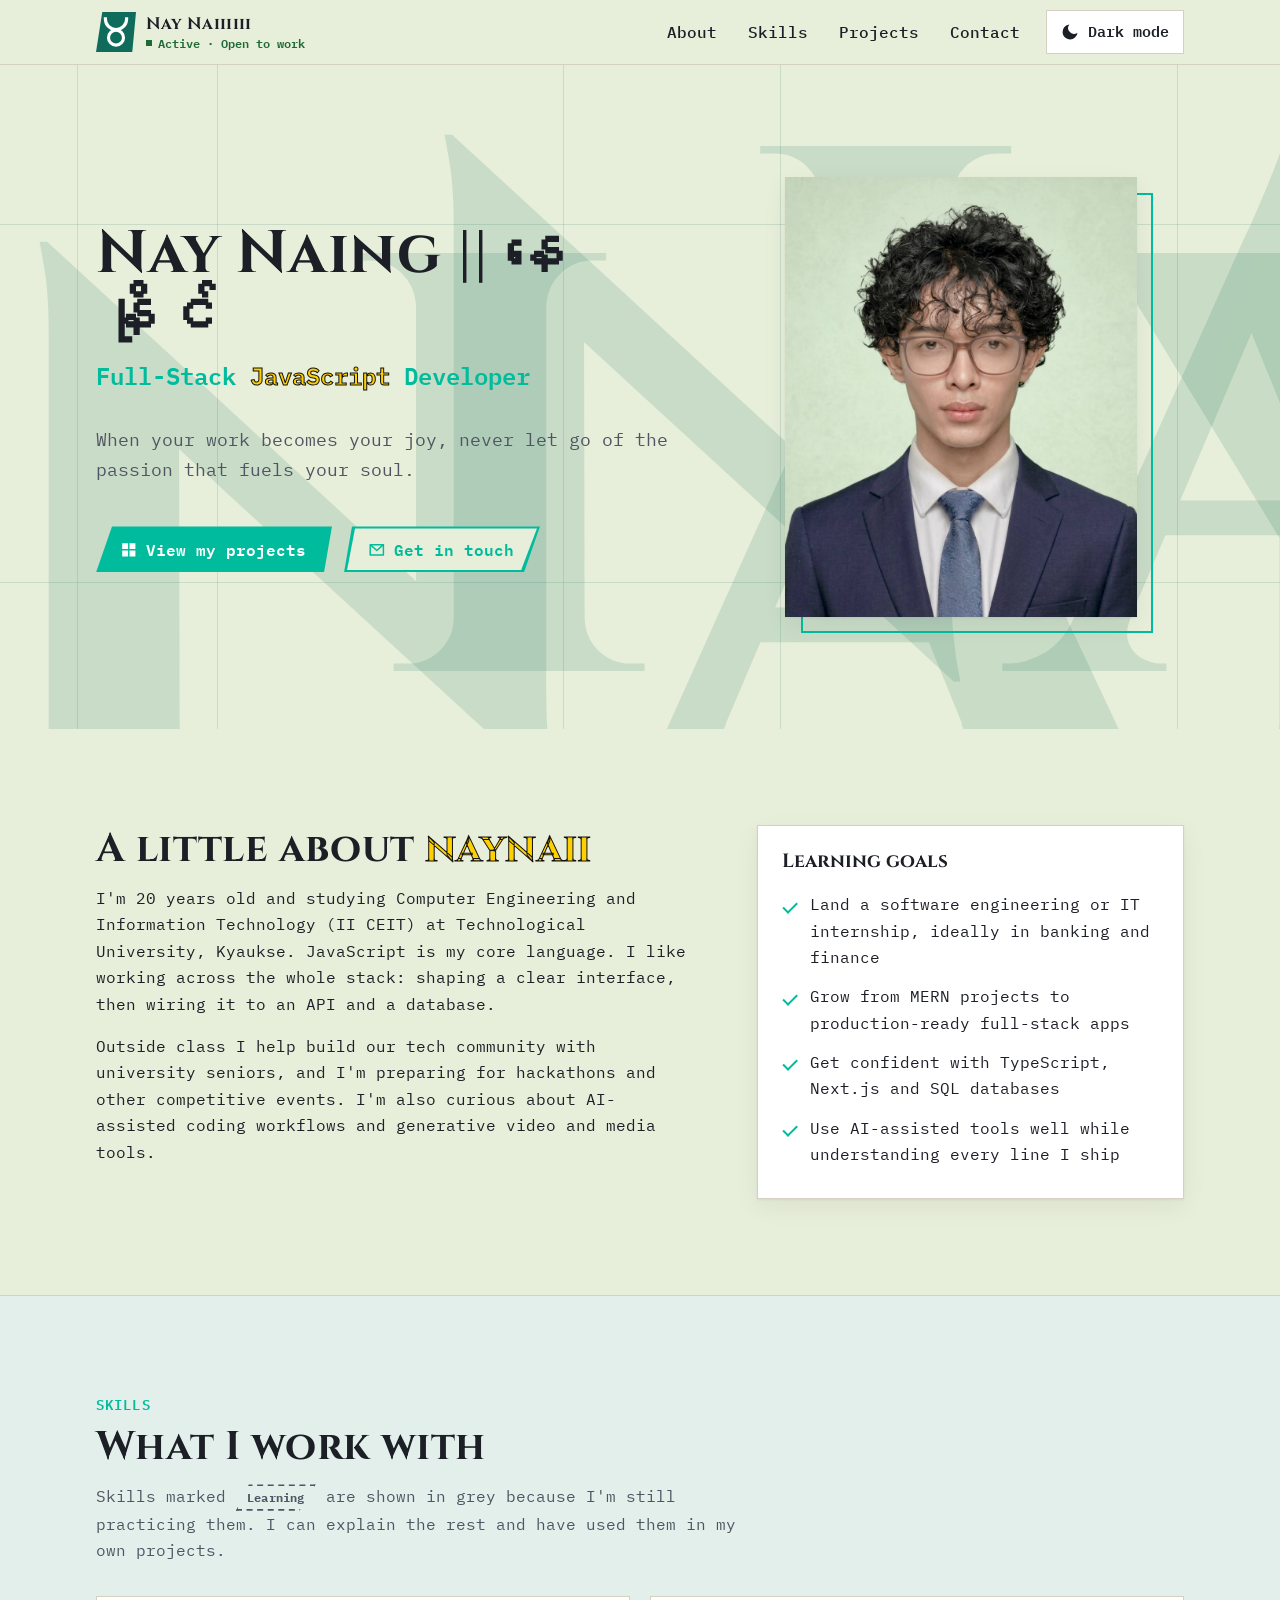
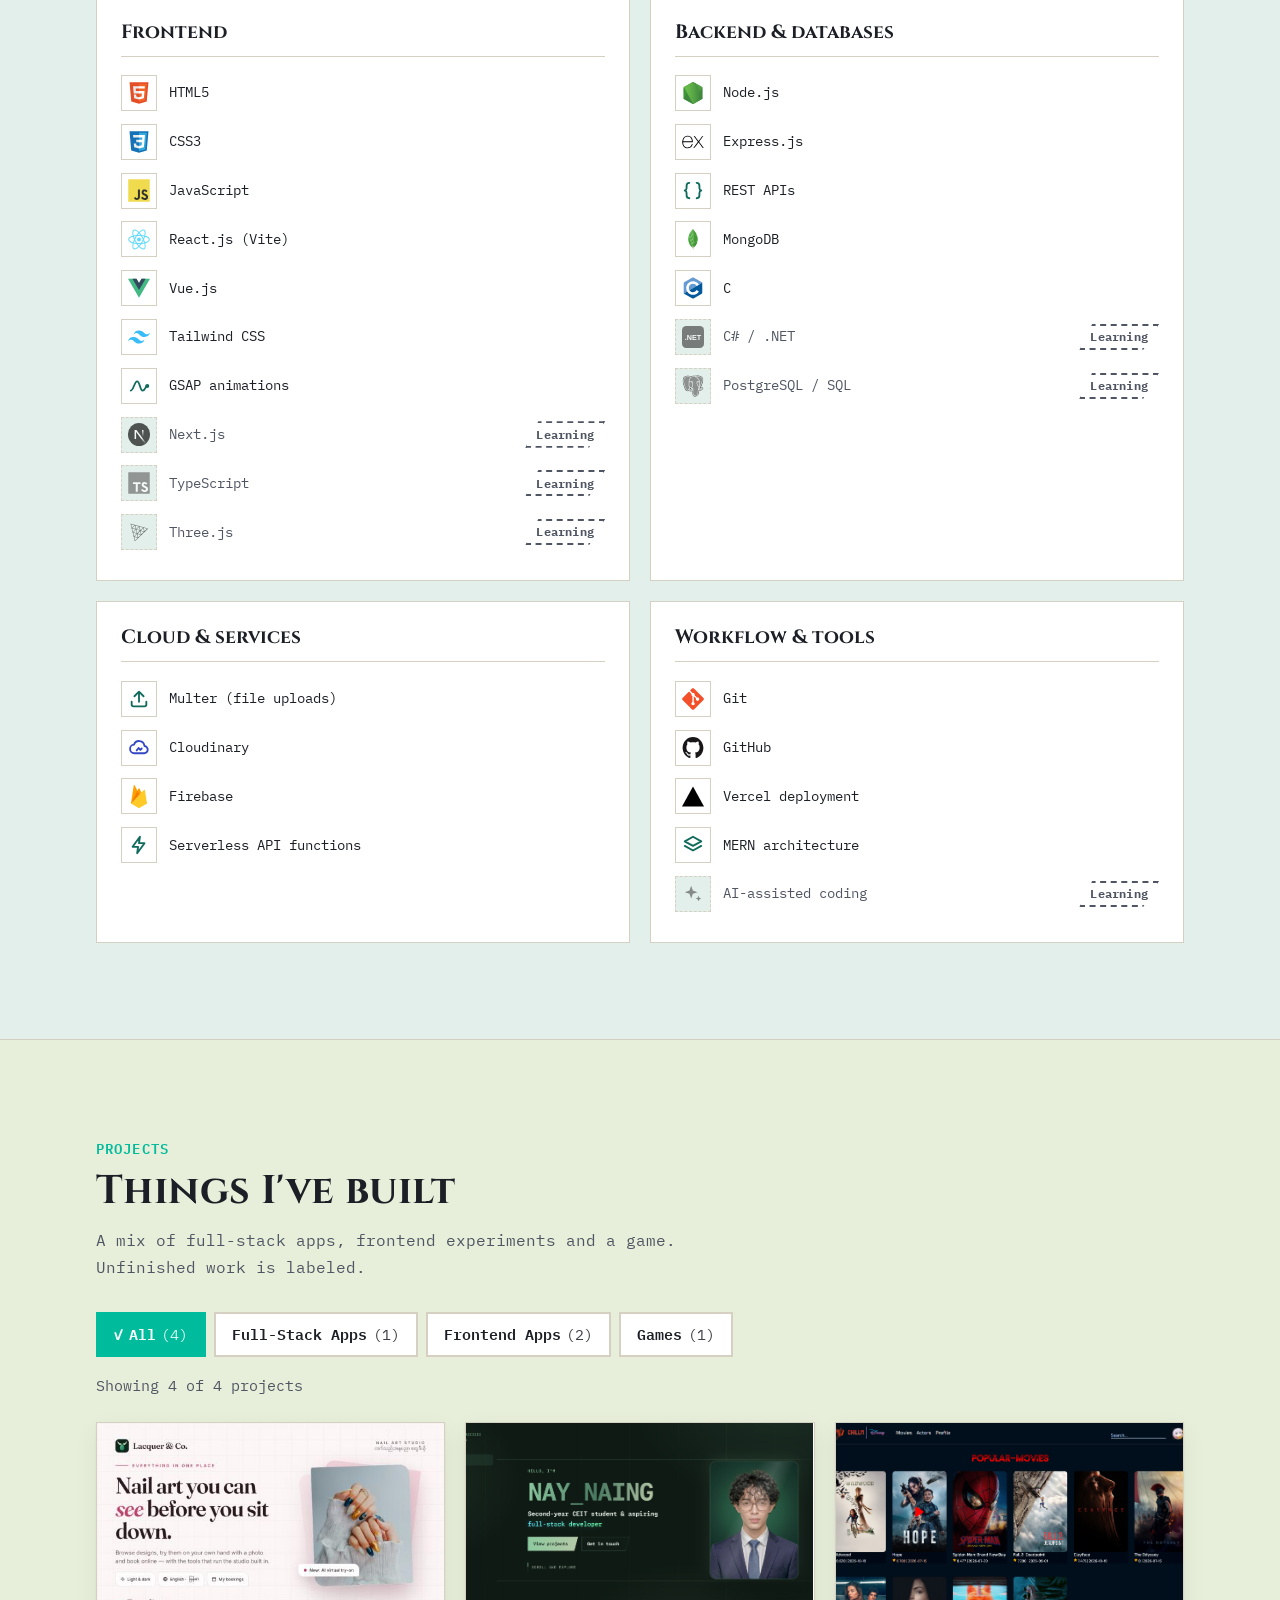
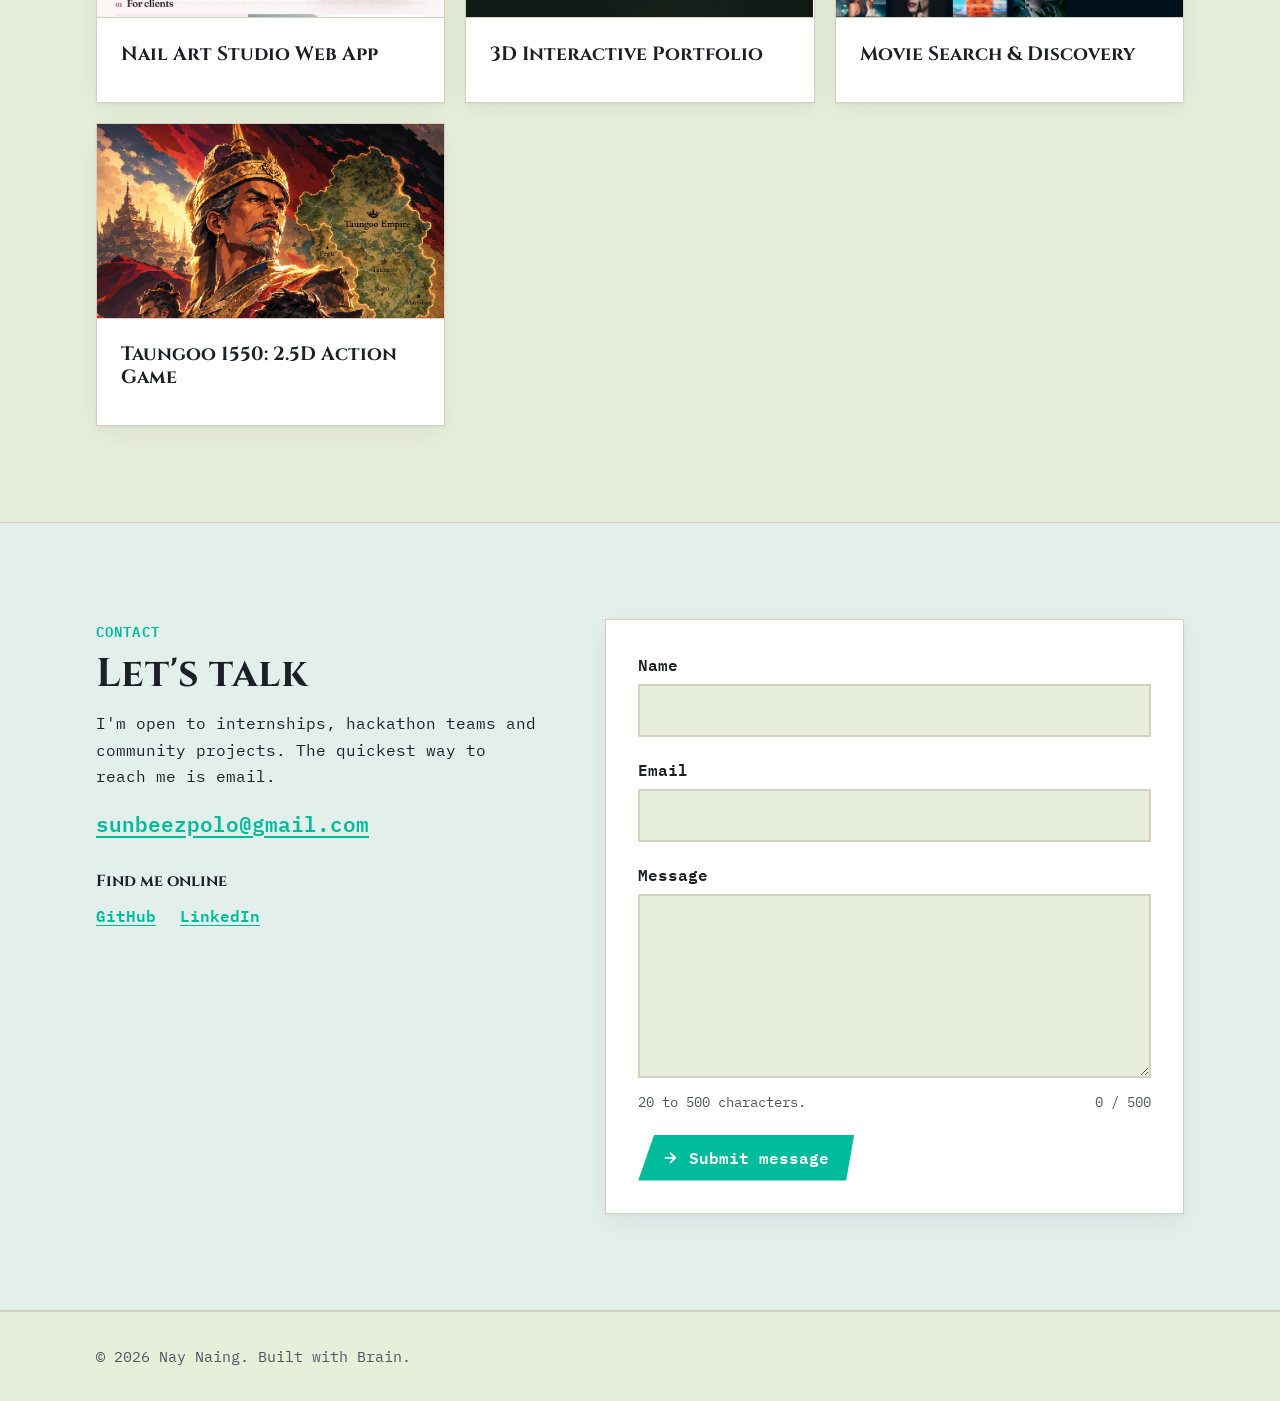
<file: index.html>
<!DOCTYPE html>
<html lang="en" class="no-js" data-theme="light">
<head>
    <meta charset="UTF-8">
    <meta name="viewport" content="width=device-width, initial-scale=1.0">
    <title>Nay Naing | Full-Stack Developer in Training</title>
    <meta name="description" content="Portfolio of Nay Naing, a second-year Computer Engineering and IT student building full-stack web apps with JavaScript.">
    <link rel="icon" href="assets/favicon.svg" type="image/svg+xml">
    <link rel="preconnect" href="https://fonts.googleapis.com">
    <link rel="preconnect" href="https://fonts.gstatic.com" crossorigin>
    <link rel="stylesheet" href="https://fonts.googleapis.com/css2?family=Cinzel:wght@600;700;800&family=IBM+Plex+Mono:ital,wght@0,400;0,500;0,600;0,700;1,400&display=swap">
    <link rel="stylesheet" href="css/style.css">
    <link rel="expect" href="#site-footer" blocking="render">
    <script src="js/theme-init.js"></script>
    <script src="js/projects-data.js"></script>
    <script src="js/transitions.js"></script>
</head>
<body>
    <a class="skip-link" href="#main">Skip to main content</a>

    <header class="site-header">
        <div class="container header-inner">
            <a class="logo" href="#top">
                <img src="assets/favicon.svg" alt="" width="32" height="32">
                <span class="logo-text">
                    <span class="logo-name">Nay Naiiiiii</span>
                    <span class="logo-status">
                        <span class="status-dot" aria-hidden="true"></span>
                        <span>Active<span class="status-sep" aria-hidden="true"> · </span><span class="visually-hidden">, </span>Open to work</span>
                    </span>
                </span>
            </a>

            <nav class="site-nav" id="site-nav" aria-label="Main">
                <button class="menu-toggle" type="button" aria-expanded="false" aria-controls="nav-list">
                    <span class="menu-icon" aria-hidden="true"></span>
                    <span class="menu-toggle-text">Menu</span>
                </button>
                <ul class="nav-list" id="nav-list">
                    <li><a href="#about">About</a></li>
                    <li><a href="#skills">Skills</a></li>
                    <li><a href="#projects">Projects</a></li>
                    <li><a href="#contact">Contact</a></li>
                </ul>
            </nav>

            <button class="theme-toggle" type="button" aria-pressed="false">
                <svg class="icon-moon" viewBox="0 0 24 24" width="20" height="20" aria-hidden="true" focusable="false">
                    <path d="M21 12.8A9 9 0 1 1 11.2 3a7 7 0 0 0 9.8 9.8z" fill="currentColor"/>
                </svg>
                <svg class="icon-sun" viewBox="0 0 24 24" width="20" height="20" aria-hidden="true" focusable="false">
                    <circle cx="12" cy="12" r="4.5" fill="currentColor"/>
                    <g stroke="currentColor" stroke-width="2" stroke-linecap="round">
                        <path d="M12 2v2.5M12 19.5V22M2 12h2.5M19.5 12H22M4.9 4.9l1.8 1.8M17.3 17.3l1.8 1.8M4.9 19.1l1.8-1.8M17.3 6.7l1.8-1.8"/>
                    </g>
                </svg>
                <span class="theme-toggle-text">Dark mode</span>
            </button>
        </div>
    </header>

    <main id="main">
        <section class="hero" id="top" aria-labelledby="hero-title">
            <span class="hero-watermark" aria-hidden="true">NAY</span>
            <span class="hero-watermarkk" aria-hidden="true">NAY</span>
            <div class="container hero-inner">
                <div class="hero-text">
                    <h1 id="hero-title">Nay Naing || နေနိုင်</h1>
                    <p class="hero-role">Full-Stack <span class="yellow">JavaScript </span>Developer</p>
                    <p class="hero-lead">
                        When your work becomes your joy, never let go of the passion that fuels your soul.
                    </p>
                    <div class="hero-actions">
                        <a class="button button-primary" href="#projects">
                            <svg viewBox="0 0 24 24" aria-hidden="true" focusable="false" fill="currentColor">
                                <path d="M3 3h8v8H3zM13 3h8v8h-8zM3 13h8v8H3zM13 13h8v8h-8z"/>
                            </svg>
                            View my projects
                        </a>
                        <a class="button button-secondary" href="#contact">
                            <svg viewBox="0 0 24 24" aria-hidden="true" focusable="false" fill="none" stroke="currentColor" stroke-width="2" stroke-linejoin="round">
                                <path d="M3 5h18v14H3z"/><path d="m3 5 9 8 9-8"/>
                            </svg>
                            Get in touch
                        </a>
                    </div>
                </div>

                <div class="hero-photo">
                    <img class="photo-light" src="assets/nay-naing-light.jpg"
                         alt="Portrait of Nay Naing in a navy suit and blue tie, wearing glasses" width="896" height="1195">
                    <img class="photo-dark" src="assets/nay-naing-dark.jpg"
                         alt="Portrait of Nay Naing in a navy suit and blue tie, wearing glasses" width="896" height="1195">
                </div>
            </div>
        </section>

        <section class="section" id="about" aria-labelledby="about-title">
            <div class="container about-grid">
                <div>
                    <h2 id="about-title">A little about <span class="yellow"> naynaii</span></h2>
                    <p>
                        I'm 20 years old and studying Computer Engineering and Information Technology (II CEIT) at
                        Technological University, Kyaukse. JavaScript is my core language. I like working
                        across the whole stack: shaping a clear interface, then wiring it to an API and a database.
                    </p>
                    <p>
                        Outside class I help build our tech community with university seniors, and I'm
                        preparing for hackathons and other competitive events. I'm also curious about
                        AI-assisted coding workflows and generative video and media tools.
                    </p>
                </div>

                <div class="about-card">
                    <h3>Learning goals</h3>
                    <ul class="check-list">
                        <li>Land a software engineering or IT internship, ideally in banking and finance</li>
                        <li>Grow from MERN projects to production-ready full-stack apps</li>
                        <li>Get confident with TypeScript, Next.js and SQL databases</li>
                        <li>Use AI-assisted tools well while understanding every line I ship</li>
                    </ul>
                </div>
            </div>
        </section>

        <section class="section section-alt" id="skills" aria-labelledby="skills-title">
            <div class="container">
                <p class="eyebrow">Skills</p>
                <h2 id="skills-title">What I work with</h2>
                <p class="section-intro">
                    Skills marked <span class="badge badge-learning">Learning</span> are shown in grey because
                    I'm still practicing them. I can explain the rest and have used them in my own projects.
                </p>

                <div class="skills-grid">
                    <section class="skill-group">
                        <h3>Frontend</h3>
                        <ul class="skill-list">
                            <li class="skill"><span class="skill-icon"><img src="assets/icons/html5.svg" alt="" width="24" height="24"></span>HTML5</li>
                            <li class="skill"><span class="skill-icon"><img src="assets/icons/css3.svg" alt="" width="24" height="24"></span>CSS3</li>
                            <li class="skill"><span class="skill-icon"><img src="assets/icons/javascript.svg" alt="" width="24" height="24"></span>JavaScript</li>
                            <li class="skill"><span class="skill-icon"><img src="assets/icons/react.svg" alt="" width="24" height="24"></span>React.js (Vite)</li>
                            <li class="skill"><span class="skill-icon"><img src="assets/icons/vuejs.svg" alt="" width="24" height="24"></span>Vue.js</li>
                            <li class="skill"><span class="skill-icon"><img src="assets/icons/tailwindcss.svg" alt="" width="24" height="24"></span>Tailwind CSS</li>
                            <li class="skill"><span class="skill-icon"><img src="assets/icons/gsap.svg" alt="" width="24" height="24"></span>GSAP animations</li>
                            <li class="skill is-learning"><span class="skill-icon"><img src="assets/icons/nextjs.svg" alt="" width="24" height="24"></span>Next.js <span class="badge badge-learning">Learning</span></li>
                            <li class="skill is-learning"><span class="skill-icon"><img src="assets/icons/typescript.svg" alt="" width="24" height="24"></span>TypeScript <span class="badge badge-learning">Learning</span></li>
                            <li class="skill is-learning"><span class="skill-icon"><img src="assets/icons/threejs.svg" alt="" width="24" height="24"></span>Three.js <span class="badge badge-learning">Learning</span></li>
                        </ul>
                    </section>

                    <section class="skill-group">
                        <h3>Backend &amp; databases</h3>
                        <ul class="skill-list">
                            <li class="skill"><span class="skill-icon"><img src="assets/icons/nodejs.svg" alt="" width="24" height="24"></span>Node.js</li>
                            <li class="skill"><span class="skill-icon"><img src="assets/icons/express.svg" alt="" width="24" height="24"></span>Express.js</li>
                            <li class="skill"><span class="skill-icon"><img src="assets/icons/api.svg" alt="" width="24" height="24"></span>REST APIs</li>
                            <li class="skill"><span class="skill-icon"><img src="assets/icons/mongodb.svg" alt="" width="24" height="24"></span>MongoDB</li>
                            <li class="skill"><span class="skill-icon"><img src="assets/icons/c.svg" alt="" width="24" height="24"></span>C</li>
                            <li class="skill is-learning"><span class="skill-icon"><img src="assets/icons/dotnet.svg" alt="" width="24" height="24"></span>C# / .NET <span class="badge badge-learning">Learning</span></li>
                            <li class="skill is-learning"><span class="skill-icon"><img src="assets/icons/postgresql.svg" alt="" width="24" height="24"></span>PostgreSQL / SQL <span class="badge badge-learning">Learning</span></li>
                        </ul>
                    </section>

                    <section class="skill-group">
                        <h3>Cloud &amp; services</h3>
                        <ul class="skill-list">
                            <li class="skill"><span class="skill-icon"><img src="assets/icons/upload.svg" alt="" width="24" height="24"></span>Multer (file uploads)</li>
                            <li class="skill"><span class="skill-icon"><img src="assets/icons/cloud-image.svg" alt="" width="24" height="24"></span>Cloudinary</li>
                            <li class="skill"><span class="skill-icon"><img src="assets/icons/firebase.svg" alt="" width="24" height="24"></span>Firebase</li>
                            <li class="skill"><span class="skill-icon"><img src="assets/icons/serverless.svg" alt="" width="24" height="24"></span>Serverless API functions</li>
                        </ul>
                    </section>

                    <section class="skill-group">
                        <h3>Workflow &amp; tools</h3>
                        <ul class="skill-list">
                            <li class="skill"><span class="skill-icon"><img src="assets/icons/git.svg" alt="" width="24" height="24"></span>Git</li>
                            <li class="skill"><span class="skill-icon"><img src="assets/icons/github.svg" alt="" width="24" height="24"></span>GitHub</li>
                            <li class="skill"><span class="skill-icon"><img src="assets/icons/vercel.svg" alt="" width="24" height="24"></span>Vercel deployment</li>
                            <li class="skill"><span class="skill-icon"><img src="assets/icons/stack.svg" alt="" width="24" height="24"></span>MERN architecture</li>
                            <li class="skill is-learning"><span class="skill-icon"><img src="assets/icons/ai.svg" alt="" width="24" height="24"></span>AI-assisted coding <span class="badge badge-learning">Learning</span></li>
                        </ul>
                    </section>
                </div>
            </div>
        </section>
        <section class="section" id="projects" aria-labelledby="projects-title">
            <div class="container">
                <p class="eyebrow">Projects</p>
                <h2 id="projects-title">Things I've built</h2>
                <p class="section-intro">A mix of full-stack apps, frontend experiments and a game. Unfinished work is labeled.</p>

                <div class="filter-bar" id="project-filters" role="group" aria-label="Filter projects by category"></div>
                <p class="result-count" id="project-count" role="status" aria-live="polite"></p>

                <div class="project-grid" id="project-grid">
                    <noscript><p>Turn on JavaScript to see my project cards.</p></noscript>
                </div>
            </div>
        </section>

        <section class="section section-alt" id="contact" aria-labelledby="contact-title">
            <div class="container contact-grid">
                <div class="contact-info">
                    <p class="eyebrow">Contact</p>
                    <h2 id="contact-title">Let's talk</h2>
                    <p>
                        I'm open to internships, hackathon teams and community projects.
                        The quickest way to reach me is email.
                    </p>
                    <address>
                        <a class="email-link" href="mailto:sunbeezpolo@gmail.com">sunbeezpolo@gmail.com</a>
                    </address>

                    <h3 class="profiles-title">Find me online</h3>
                    <ul class="profile-links">
                        <li><a href="https://github.com/nay-naing-dev">GitHub</a></li>

                        <li><a href="https://www.linkedin.com/in/nay-naing-95055339a">LinkedIn</a></li>
                    </ul>
                </div>

                <form class="contact-form" id="contact-form" aria-label="Contact form" novalidate>

                    <div class="form-field">
                        <label for="name">Name</label>
                        <input id="name" name="name" type="text" autocomplete="name" required minlength="2" aria-describedby="name-error">
                        <p class="field-error" id="name-error"></p>
                    </div>

                    <div class="form-field">
                        <label for="email">Email</label>
                        <input id="email" name="email" type="email" autocomplete="email" required aria-describedby="email-error">
                        <p class="field-error" id="email-error"></p>
                    </div>

                    <div class="form-field">
                        <label for="message">Message</label>
                        <textarea id="message" name="message" rows="6" required aria-describedby="message-hint message-count message-error"></textarea>
                        <div class="field-meta">
                            <p class="field-hint" id="message-hint">20 to 500 characters.</p>
                            <p class="char-count" id="message-count">0 / 500</p>
                        </div>
                        <p class="field-error" id="message-error"></p>
                    </div>

                    <button class="button button-primary" type="submit">
                        <svg viewBox="0 0 24 24" aria-hidden="true" focusable="false" fill="none" stroke="currentColor" stroke-width="2.5" stroke-linecap="square">
                            <path d="M5 12h12M12 6l6 6-6 6"/>
                        </svg>
                        Submit message
                    </button>
                    <p class="form-status" id="form-status" role="status" aria-live="polite"></p>
                </form>
            </div>
        </section>
    </main>

    <script src="js/site.js"></script>
    <script src="js/main.js"></script>

    <footer class="site-footer" id="site-footer">
        <div class="container footer-inner">
            <p>&copy; 2026 Nay Naing. Built with Brain.</p>
        </div>
    </footer>
</body>
</html>
</file>
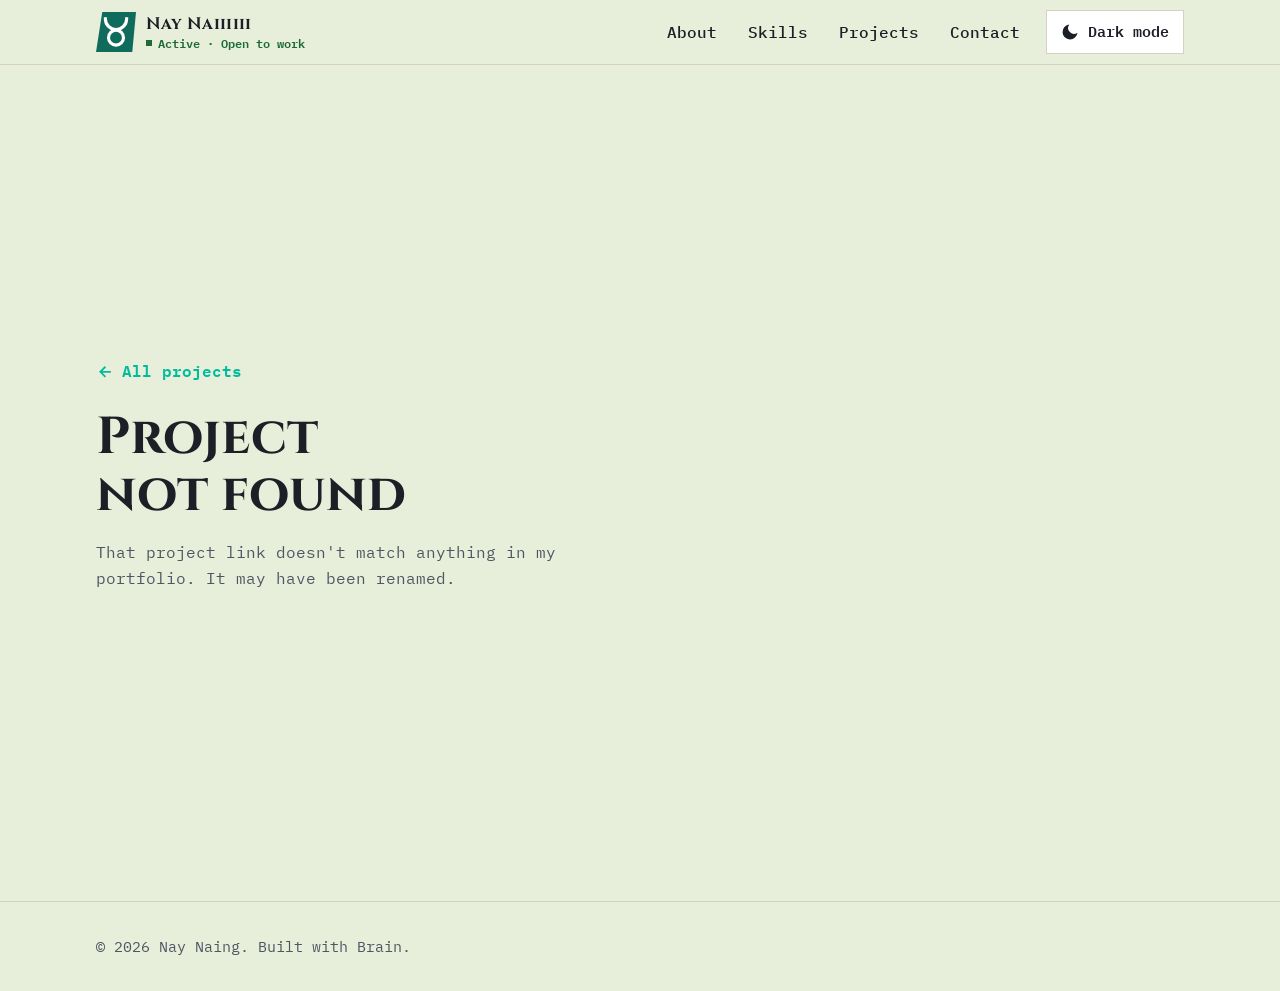
<file: project.html>
<!DOCTYPE html>
<html lang="en" class="no-js" data-theme="light">
<head>
    <meta charset="UTF-8">
    <meta name="viewport" content="width=device-width, initial-scale=1.0">
    <title>Project | Nay Naing</title>
    <meta name="description" content="Project details from the portfolio of Nay Naing, a full-stack JavaScript developer in training.">
    <link rel="icon" href="assets/favicon.svg" type="image/svg+xml">
    <link rel="preconnect" href="https://fonts.googleapis.com">
    <link rel="preconnect" href="https://fonts.gstatic.com" crossorigin>
    <link rel="stylesheet" href="https://fonts.googleapis.com/css2?family=Cinzel:wght@600;700;800&family=IBM+Plex+Mono:ital,wght@0,400;0,500;0,600;0,700;1,400&display=swap">
    <link rel="stylesheet" href="css/style.css">
    <link rel="expect" href="#site-footer" blocking="render">
    <script src="js/theme-init.js"></script>
    <script src="js/projects-data.js"></script>
    <script src="js/transitions.js"></script>
</head>
<body>
    <a class="skip-link" href="#main">Skip to main content</a>

    <header class="site-header">
        <div class="container header-inner">
            <a class="logo" href="index.html">
                <img src="assets/favicon.svg" alt="" width="32" height="32">
                <span class="logo-text">
                    <span class="logo-name">Nay Naiiiiii</span>
                    <span class="logo-status">
                        <span class="status-dot" aria-hidden="true"></span>
                        <span>Active<span class="status-sep" aria-hidden="true"> · </span><span class="visually-hidden">, </span>Open to work</span>
                    </span>
                </span>
            </a>

            <nav class="site-nav" id="site-nav" aria-label="Main">
                <button class="menu-toggle" type="button" aria-expanded="false" aria-controls="nav-list">
                    <span class="menu-icon" aria-hidden="true"></span>
                    <span class="menu-toggle-text">Menu</span>
                </button>
                <ul class="nav-list" id="nav-list">
                    <li><a href="index.html#about">About</a></li>
                    <li><a href="index.html#skills">Skills</a></li>
                    <li><a href="index.html#projects">Projects</a></li>
                    <li><a href="index.html#contact">Contact</a></li>
                </ul>
            </nav>

            <button class="theme-toggle" type="button" aria-pressed="false">
                <svg class="icon-moon" viewBox="0 0 24 24" width="20" height="20" aria-hidden="true" focusable="false">
                    <path d="M21 12.8A9 9 0 1 1 11.2 3a7 7 0 0 0 9.8 9.8z" fill="currentColor"/>
                </svg>
                <svg class="icon-sun" viewBox="0 0 24 24" width="20" height="20" aria-hidden="true" focusable="false">
                    <circle cx="12" cy="12" r="4.5" fill="currentColor"/>
                    <g stroke="currentColor" stroke-width="2" stroke-linecap="round">
                        <path d="M12 2v2.5M12 19.5V22M2 12h2.5M19.5 12H22M4.9 4.9l1.8 1.8M17.3 17.3l1.8 1.8M4.9 19.1l1.8-1.8M17.3 6.7l1.8-1.8"/>
                    </g>
                </svg>
                <span class="theme-toggle-text">Dark mode</span>
            </button>
        </div>
    </header>

    <main id="main">
        <article class="container project-detail" id="project-detail">
            <noscript>
                <p>Turn on JavaScript to see this project's details, or <a href="index.html#projects">go back to all projects</a>.</p>
            </noscript>
        </article>
    </main>

    <script src="js/site.js"></script>
    <script src="js/project-detail.js"></script>

    <footer class="site-footer" id="site-footer">
        <div class="container footer-inner">
            <p>&copy; 2026 Nay Naing. Built with Brain.</p>
        </div>
    </footer>
</body>
</html>
</file>
<file: css/style.css>
:root,
[data-theme="light"] {
    color-scheme: light;
    --bg: #e7eed9;
    --surface: #ffffff;
    --surface-alt: #e2efeb;
    --text: #1c1f26;
    --text-muted: #4f5562;
    --border: #d6d0c2;
    --accent: #00bc9d;
    --accent-hover: #0b5448;
    --on-accent: #ffffff;
    --accent-soft: #dcefe9;
    --learning-bg: #d5fdf4;
    --learning-text: #7a4b00;
    --error: #b3261e;
    --error-bg: #fdecea;
    --success: #1d6a35;
    --success-bg: #e2f3e6;
    --focus: #c2410c;
    --shadow: 0 1px 2px rgb(28 31 38 / 0.06), 0 8px 24px rgb(28 31 38 / 0.06);
    --grid-line: rgb(15 107 92 / 0.14);
}

[data-theme="dark"] {
    color-scheme: dark;
    --bg: #11141a;
    --surface: #191d25;
    --surface-alt: #151920;
    --text: #e9ecf1;
    --text-muted: #a9b0bd;
    --border: #2f3542;
    --accent: #47ac75;
    --accent-hover: #86e29e;
    --on-accent: #0b1714;
    --accent-soft: #173a34;
    --learning-bg: #3a2c10;
    --learning-text: #ffd27a;
    --error: #ff8f86;
    --error-bg: #3b1b1a;
    --success: #86e3a1;
    --success-bg: #15301f;
    --focus: #ffb86b;
    --shadow: 0 1px 2px rgb(0 0 0 / 0.3), 0 8px 24px rgb(0 0 0 / 0.25);
    --grid-line: rgb(95 212 189 / 0.1);
}

:root {
    --font-body: "IBM Plex Mono", Consolas, "Courier New", monospace;
    --font-display: "Cinzel", Georgia, "Times New Roman", serif;
    --radius: 0;
    --radius-small: 0;
    --header-height: 64px;
    --space-section: clamp(56px, 8vw, 96px);
}

*,
*::before,
*::after {
    box-sizing: border-box;
}

html {
    scroll-behavior: smooth;
    scroll-padding-top: calc(var(--header-height) + 16px);
}

@media (prefers-reduced-motion: reduce) {
    html {
        scroll-behavior: auto;
    }
}

body {
    margin: 0;
    background: var(--bg);
    color: var(--text);
    font-family: var(--font-body);
    font-size: 16px;
    line-height: 1.65;
    overflow-wrap: break-word;
}

img,
svg {
    display: block;
    max-width: 100%;
    height: auto;
}

h1,
h2,
h3 {
    font-family: var(--font-display);
    font-weight: 700;
    line-height: 1.2;
    margin: 0 0 12px;
}

h2 {
    font-size: clamp(28px, 4vw, 40px);
    letter-spacing: 0.01em;
}

h3 {
    font-size: 19.2px;
}

p {
    margin: 0 0 16px;
}

a {
    color: var(--accent);
    text-underline-offset: 0.2em;
}

a:hover {
    color: var(--accent-hover);
}

:focus-visible {
    outline: 3px solid var(--focus);
    outline-offset: 3px;
    border-radius: 0;
}

.container {
    width: 100%;
    max-width: 1152px;
    margin-inline: auto;
    padding-inline: 16px;
}

@media (min-width: 768px) {
    .container {
        padding-inline: 32px;
    }
}

.visually-hidden {
    position: absolute;
    width: 1px;
    height: 1px;
    padding: 0;
    margin: -1px;
    overflow: hidden;
    clip: rect(0 0 0 0);
    white-space: nowrap;
    border: 0;
}

.skip-link {
    position: absolute;
    top: -100px;
    left: 16px;
    z-index: 100;
    padding: 9.6px 16px;
    background: var(--accent);
    color: var(--on-accent);
    font-weight: 600;
    border-radius: var(--radius-small);
}

.skip-link:focus {
    top: 12px;
    color: var(--on-accent);
}

.eyebrow {
    margin-bottom: 8px;
    color: var(--accent);
    font-size: 14px;
    font-weight: 600;
    letter-spacing: 0.08em;
    text-transform: uppercase;
}

.section {
    padding-block: var(--space-section);
}

.section-alt {
    background: var(--surface-alt);
    border-block: 1px solid var(--border);
}

.section-intro {
    max-width: 640px;
    color: var(--text-muted);
    margin-bottom: 32px;
}

.button {
    --button-shape: polygon(16px 0, 100% 0, calc(100% - 8px) 100%, 0 100%);
    --button-shapee: polygon(-16px 0, 100% 0, calc(100% - 8px) 100%, 0 100%);
    --button-fill: var(--accent);
    --button-fill: var(--accent);
    --button-inner: var(--accent);
    position: relative;
    isolation: isolate;
    display: inline-flex;
    align-items: center;
    justify-content: center;
    gap: 8.8px;
    min-height: 46px;
    padding: 10.4px 25.6px 10.4px 24px;
    border: 0;
    background: transparent;
    color: var(--on-accent);
    font: inherit;
    font-weight: 600;
    line-height: 1.2;
    text-decoration: none;
    cursor: pointer;
}

.button::before,
.button::after {
    content: "";
    position: absolute;
    z-index: -1;
    clip-path: var(--button-shape);
    transition: background-color 0.15s;
}

.button::before {
    inset: 0;
    background: var(--button-fill);
}

.button::after {
    inset: 2px 3px;
    background: var(--button-inner);
}

.button svg {
    flex-shrink: 0;
    width: 17.6px;
    height: 17.6px;
}

.button-primary:hover {
    --button-fill: var(--accent-hover);
    --button-inner: var(--accent-hover);
    color: var(--on-accent);
}

.button-secondary {
    --button-inner: var(--bg);
    color: var(--accent);
    --button-shape: polygon(8px 0, 100% 0, calc(100% - 16px) 100%, 0 100%);
}

.button-secondary:hover {
    --button-inner: var(--accent-soft);
    color: var(--accent);
}

.section-alt .button-secondary,
.contact-form .button-secondary {
    --button-inner: var(--surface);
}

.badge {
    display: inline-block;
    padding: 1.6px 8.8px;
    border-radius: 0;
    font-size: 12px;
    font-weight: 700;
    letter-spacing: 0.02em;
    line-height: 1.6;
    vertical-align: middle;
    white-space: nowrap;
    clip-path: polygon(12.8px 0, 100% 0, calc(100% - 16px) 100%, 0 100%);
}
.yellow{
    color: #ffd000;
    -webkit-text-stroke: 1px #141312;
}

.badge-learning {
    background: transparent;
    color: var(--text-muted);
    border: 2px dashed var(--text-muted);
}

.badge-category {
    background: var(--accent-soft);
    color: var(--accent);
}

.badge-status {
    border: 1px dashed var(--learning-text);
    background: var(--learning-bg);
    color: var(--learning-text);
}

.site-header {
    position: sticky;
    top: 0;
    z-index: 50;
    background: var(--bg);
    border-bottom: 1px solid var(--border);
}

.header-inner {
    position: relative;
    display: flex;
    align-items: center;
    gap: 12px;
    min-height: var(--header-height);
}

.logo {
    display: inline-flex;
    align-items: center;
    gap: 9.6px;
    margin-right: auto;
    color: var(--text);
    font-weight: 700;
    font-size: 17.6px;
    text-decoration: none;
}

.logo:hover {
    color: var(--text);
}

.logo img {
    flex-shrink: 0;
    width: 40px;
    height: 40px;
}

.menu-toggle,
.theme-toggle {
    flex-shrink: 0;
}

@media (max-width: 400px) {
    .header-inner {
        gap: 8px;
    }

    .menu-toggle-text {
        position: absolute;
        width: 1px;
        height: 1px;
        overflow: hidden;
        clip: rect(0 0 0 0);
        white-space: nowrap;
    }
}

.logo-text {
    display: flex;
    flex-direction: column;
    line-height: 1.2;
}

.logo-name {
    font-family: var(--font-display);
    font-size: 16.8px;
    letter-spacing: 0.02em;
}

.logo-status {
    display: inline-flex;
    align-items: center;
    gap: 6.4px;
    margin-top: 2.4px;
    color: var(--success);
    font-size: 12px;
    font-weight: 600;
    white-space: nowrap;
}

.logo-status .status-dot {
    width: 6.4px;
    height: 6.4px;
}

.nav-list {
    display: flex;
    gap: 4px;
    margin: 0;
    padding: 0;
    list-style: none;
}

.nav-list a {
    display: block;
    padding: 8px 13.6px;
    border-radius: var(--radius-small);
    color: var(--text);
    font-weight: 500;
    text-decoration: none;
}

.nav-list a:hover {
    background: var(--accent-soft);
    color: var(--accent);
}

.menu-toggle,
.theme-toggle {
    display: inline-flex;
    align-items: center;
    gap: 8px;
    min-height: 44px;
    padding: 8px 13.6px;
    border: 1px solid var(--border);
    border-radius: 0;
    background: var(--surface);
    color: var(--text);
    font: inherit;
    font-size: 15.2px;
    font-weight: 600;
    cursor: pointer;
}

.menu-toggle:hover,
.theme-toggle:hover {
    border-color: var(--accent);
}

.theme-toggle[aria-pressed="true"] {
    background: var(--accent-soft);
    border-color: var(--accent);
}

.theme-toggle .icon-sun,
[data-theme="dark"] .theme-toggle .icon-moon {
    display: none;
}

[data-theme="dark"] .theme-toggle .icon-sun {
    display: block;
}

.menu-toggle {
    display: none;
}

.menu-icon,
.menu-icon::before,
.menu-icon::after {
    display: block;
    width: 17.6px;
    height: 2px;
    background: currentColor;
    border-radius: 2px;
    transition: transform 0.2s;
}

.menu-icon {
    position: relative;
}

.menu-icon::before,
.menu-icon::after {
    content: "";
    position: absolute;
    left: 0;
}

.menu-icon::before {
    top: -6px;
}

.menu-icon::after {
    top: 6px;
}

.menu-toggle[aria-expanded="true"] .menu-icon {
    background: transparent;
}

.menu-toggle[aria-expanded="true"] .menu-icon::before {
    transform: translateY(6px) rotate(45deg);
}

.menu-toggle[aria-expanded="true"] .menu-icon::after {
    transform: translateY(-6px) rotate(-45deg);
}

@media (prefers-reduced-motion: reduce) {
    .menu-icon,
    .menu-icon::before,
    .menu-icon::after {
        transition: none;
    }
}

@media (max-width: 767.98px) {
    .site-nav {
        order: 2;
    }

    .menu-toggle {
        display: inline-flex;
    }

    .theme-toggle-text {
        position: absolute;
        width: 1px;
        height: 1px;
        overflow: hidden;
        clip: rect(0 0 0 0);
        white-space: nowrap;
    }

    .nav-list {
        display: none;
    }

    .site-nav.is-open .nav-list,
    .no-js .nav-list {
        position: absolute;
        top: 100%;
        left: 0;
        right: 0;
        display: flex;
        flex-direction: column;
        gap: 0;
        padding: 8px 16px 16px;
        background: var(--bg);
        border-bottom: 1px solid var(--border);
        box-shadow: var(--shadow);
    }

    .nav-list a {
        padding: 13.6px 12px;
        border-bottom: 1px solid var(--border);
        border-radius: 0;
    }

    .no-js .menu-toggle {
        display: none;
    }

    .no-js .nav-list {
        position: static;
        box-shadow: none;
        border: 0;
    }

    .no-js .header-inner {
        flex-wrap: wrap;
    }

    .no-js .site-nav {
        width: 100%;
    }
}

.hero {
    position: relative;
    isolation: isolate;
    overflow: clip;
    padding-block: clamp(48px, 10vw, 112px);
}

.hero::before {
    --line: linear-gradient(var(--grid-line), var(--grid-line));
    content: "";
    position: absolute;
    inset: 0;
    z-index: -2;
    pointer-events: none;
    background-image:
        var(--line), var(--line), var(--line), var(--line), var(--line),
        var(--line), var(--line);
    background-repeat: no-repeat;
    background-size:
        1px 100%, 1px 100%, 1px 100%, 1px 100%, 1px 100%,
        100% 1px, 100% 1px;
    background-position:
        6% 0, 17% 0, 44% 0, 61% 0, 92% 0,
        0 24%, 0 78%;
}

.hero-watermarkk {
    position: absolute;
    z-index: -1;
    left: 0.5em;
    top: 4.8px;
    font-size: 750px;
    font-family: var(--font-display);
    font-weight: 800;
    line-height: 1;
    letter-spacing: 0;
    background: linear-gradient(100deg, #006857 0%, #00674d 55%, #006035 100%);
    -webkit-background-clip: text;
    background-clip: text;
    color: transparent;
    opacity: 0.13;
    pointer-events: none;
    user-select: none;
    white-space: nowrap;
}
.hero-watermark {
    position: absolute;
    z-index: -1;
    left: -0.04em;
    font-size: 750px;
    font-family: var(--font-display);
    font-weight: 800;
    line-height: 1;
    letter-spacing: 0;
    background: linear-gradient(100deg, #006857 0%, #00674d 55%, #006035 100%);
    -webkit-background-clip: text;
    background-clip: text;
    color: transparent;
    opacity: 0.13;
    pointer-events: none;
    user-select: none;
    white-space: nowrap;
}
[data-theme="dark"] .hero-watermark {
    opacity: 0.16;
}

.hero-watermark {
    animation: watermark-from-left 1.4s cubic-bezier(0.16, 1, 0.3, 1) both;
}

.hero-watermarkk {
    animation: watermark-from-right 1.4s cubic-bezier(0.16, 1, 0.3, 1) 0.15s both;
}

@keyframes watermark-from-left {
    from {
        transform: translateX(-100%);
    }
}

@keyframes watermark-from-right {
    from {
        transform: translateX(100vw);
    }
}

@media (max-width: 959.84px) {
    .hero-watermark {
        top: 8px;
        bottom: auto;
    }
}

.hero-inner {
    display: grid;
    gap: 40px;
    align-items: center;
}

@media (min-width: 960px) {
    .hero-inner {
        grid-template-columns: 1.3fr 1fr;
        gap: 64px;
    }
}

.hero h1 {
    margin-bottom: 8px;
    font-size: 60px;
    letter-spacing: 0.01em;
    line-height: 1.05;
}

.hero-role {
    margin-bottom: 20px;
    color: var(--accent);
    font-size: clamp(18.4px, 3vw, 24px);
    font-weight: 600;
    text-wrap: balance;
}

.status-dot {
    position: relative;
    width: 8px;
    height: 8px;
    background: currentColor;
}

.status-dot::after {
    content: "";
    position: absolute;
    inset: 0;
    border: 2px solid currentColor;
    animation: status-pulse 1.8s ease-out infinite;
}

@keyframes status-pulse {
    from {
        transform: scale(1);
        opacity: 0.8;
    }
    to {
        transform: scale(2.6);
        opacity: 0;
    }
}

@media (prefers-reduced-motion: reduce) {
    .status-dot::after {
        animation: none;
        display: none;
    }
}

.hero-lead {
    padding-top: 10px;
    padding-bottom: 10px;
    max-width: 576px;
    color: var(--text-muted);
    font-size: 18px;
}

.hero-actions {
    display: flex;
    flex-wrap: wrap;
    gap: 12px;
    margin-top: 32px;
}

.hero-photo {
    position: relative;
    width: min(calc(100% - 16px), 272px);
    margin-inline: auto;
}

@media (max-width: 959.84px) {
    .hero-photo {
        order: -1;
    }
}

@media (min-width: 960px) {
    .hero-photo {
        width: min(calc(100% - 16px), 352px);
    }
}

.hero-photo::before {
    content: "";
    position: absolute;
    inset: 16px -16px -16px 16px;
    border: 2px solid var(--accent);
    border-radius: var(--radius);
}

.hero-photo img {
    position: relative;
    width: 100%;
    aspect-ratio: 4 / 5;
    object-fit: cover;
    object-position: center top;
    border-radius: var(--radius);
    box-shadow: var(--shadow);
}

.photo-dark,
[data-theme="dark"] .photo-light {
    display: none;
}

[data-theme="dark"] .photo-dark {
    display: block;
}

.about-grid {
    display: grid;
    gap: 32px;
}

.about-grid p {
    max-width: 640px;
}

@media (min-width: 960px) {
    .about-grid {
        grid-template-columns: 1.4fr 1fr;
        gap: 64px;
        align-items: start;
    }
}

.about-card {
    padding: 24px;
    background: var(--surface);
    border: 1px solid var(--border);
    border-radius: var(--radius);
    box-shadow: var(--shadow);
}

.check-list {
    margin: 0;
    padding: 0;
    list-style: none;
}

.check-list li {
    position: relative;
    padding: 6.4px 0 6.4px 28px;
}

.check-list li::before {
    content: "";
    position: absolute;
    left: 4px;
    top: 13.6px;
    width: 8px;
    height: 14.4px;
    border: solid var(--accent);
    border-width: 0 2px 2px 0;
    transform: rotate(45deg);
}

.skills-grid {
    display: grid;
    grid-template-columns: repeat(auto-fit, minmax(min(100%, 368px), 1fr));
    gap: 20px;
}

.skill-group {
    padding: 24px;
    background: var(--surface);
    border: 1px solid var(--border);
    border-radius: var(--radius);
}

.skill-group h3 {
    padding-bottom: 12px;
    border-bottom: 1px solid var(--border);
}

.skill-list {
    margin: 0;
    padding: 0;
    list-style: none;
    font-size: 14px;
}

.skill {
    display: flex;
    align-items: center;
    gap: 5.6px 12px;
    padding: 6.4px 0;
}

.skill-icon {
    display: grid;
    place-items: center;
    flex-shrink: 0;
    width: 36px;
    height: 36px;
    background: #ffffff;
    border: 1px solid var(--border);
    border-radius: var(--radius-small);
}

.skill-icon img {
    width: 22.4px;
    height: 22.4px;
}

.skill .badge {
    margin-left: auto;
    flex-shrink: 0;
}

.skill.is-learning {
    color: var(--text-muted);
}

.skill.is-learning .skill-icon {
    background: var(--surface-alt);
    border-style: dashed;
}

.skill.is-learning .skill-icon img {
    filter: grayscale(1);
    opacity: 0.65;
}

.filter-bar {
    display: flex;
    flex-wrap: wrap;
    gap: 8px;
    margin-bottom: 16px;
}

.filter-button {
    display: inline-flex;
    align-items: center;
    gap: 5.6px;
    min-height: 44px;
    padding: 8px 16px;
    border: 2px solid var(--border);
    border-radius: 0;
    background: var(--surface);
    color: var(--text);
    font: inherit;
    font-size: 15.2px;
    font-weight: 600;
    cursor: pointer;
}

.filter-button:hover {
    border-color: var(--accent);
}

.filter-button[aria-pressed="true"] {
    background: var(--accent);
    border-color: var(--accent);
    color: var(--on-accent);
}

.filter-button[aria-pressed="true"]::before {
    content: "\2713";
}

.filter-total {
    font-weight: 400;
    opacity: 0.85;
}

.result-count {
    margin-bottom: 24px;
    color: var(--text-muted);
    font-size: 15.2px;
}

.project-grid {
    display: grid;
    grid-template-columns: repeat(auto-fill, minmax(min(100%, 304px), 1fr));
    gap: 20px;
}

.project-card {
    display: flex;
    flex-direction: column;
    overflow: hidden;
    background: var(--surface);
    border: 1px solid var(--border);
    border-radius: var(--radius);
    box-shadow: var(--shadow);
    transition: transform 0.35s cubic-bezier(0.22, 1, 0.36, 1), border-color 0.2s;
}

.project-card:hover,
.project-card:focus-within {
    transform: translateY(-4px);
    border-color: var(--accent);
}

.card-body {
    display: flex;
    flex: 1;
    flex-direction: column;
    padding: 24px;
}

.card-meta {
    display: flex;
    flex-wrap: wrap;
    gap: 6.4px;
    margin-bottom: 14.4px;
}

.card-title {
    font-size: 19.2px;
}

.card-overlay-link {
    display: flex;
    flex: 1;
    flex-direction: column;
    color: inherit;
    text-decoration: none;
}

.card-overlay-link:focus-visible {
    outline: 2px solid var(--accent);
    outline-offset: -2px;
}

.card-description {
    color: var(--text-muted);
}

.tech-list {
    display: flex;
    flex-wrap: wrap;
    gap: 6.4px;
    margin: 0 0 20px;
    padding: 0;
    list-style: none;
}

.tech-list li {
    padding: 2.4px 9.6px;
    background: var(--surface-alt);
    border: 1px solid var(--border);
    border-radius: var(--radius-small);
    font-size: 12.8px;
}

.card-actions {
    display: flex;
    flex-wrap: wrap;
    align-items: center;
    gap: 12px 20px;
    margin-top: auto;
}

.card-details {
    min-height: 40px;
    padding: 8px 20.8px 8px 19.2px;
    font-size: 14.4px;
}

.card-link {
    font-weight: 600;
}

.arrow-icon {
    transition: transform 0.2s;
}

.button:hover .arrow-icon {
    transform: translateX(3px);
}

.back-link:hover .arrow-icon {
    transform: translateX(-3px);
}

.project-cover {
    --cover-hue: 170;
    position: relative;
    isolation: isolate;
    display: grid;
    place-items: center;
    overflow: hidden;
    container-type: inline-size;
    aspect-ratio: 16 / 9;
    background:
        radial-gradient(120% 90% at 85% 0%, hsl(var(--cover-hue) 70% 45% / 0.55), transparent 60%),
        linear-gradient(135deg, hsl(var(--cover-hue) 45% 17%), hsl(calc(var(--cover-hue) + 35) 50% 8%));
    view-transition-class: project-cover;
}

.project-cover::before {
    --line: linear-gradient(hsl(var(--cover-hue) 80% 85% / 0.12), hsl(var(--cover-hue) 80% 85% / 0.12));
    content: "";
    position: absolute;
    inset: 0;
    z-index: -1;
    background-image: var(--line), var(--line), var(--line), var(--line), var(--line);
    background-repeat: no-repeat;
    background-size: 1px 100%, 1px 100%, 1px 100%, 100% 1px, 100% 1px;
    background-position: 12% 0, 58% 0, 88% 0, 0 30%, 0 76%;
}

.cover-label {
    font-family: var(--font-display);
    font-size: 22cqi;
    font-weight: 800;
    line-height: 1;
    letter-spacing: 0.04em;
    background: linear-gradient(160deg, hsl(var(--cover-hue) 90% 88%), hsl(var(--cover-hue) 70% 60%));
    -webkit-background-clip: text;
    background-clip: text;
    color: transparent;
    transition: transform 0.5s cubic-bezier(0.22, 1, 0.36, 1);
}

.cover-image {
    position: absolute;
    inset: 0;
    width: 100%;
    height: 100%;
    object-fit: cover;
}

.card-cover {
    border-bottom: 1px solid var(--border);
}

.project-card:hover .cover-label {
    transform: scale(1.06);
}

@media (prefers-reduced-motion: reduce) {
    .project-card,
    .cover-label,
    .arrow-icon {
        transition: none;
    }

    .project-card:hover,
    .project-card:focus-within,
    .project-card:hover .cover-label {
        transform: none;
    }
}

.project-detail {
    display: grid;
    align-items: center;
    gap: 40px;
    min-height: calc(100vh - var(--header-height));
    min-height: calc(100svh - var(--header-height));
    padding-block: 40px;
}

@media (min-width: 960px) {
    .project-detail {
        grid-template-columns: minmax(0, 1.1fr) minmax(0, 1fr);
        gap: 64px;
    }
}

.back-link {
    display: inline-flex;
    align-items: center;
    gap: 8px;
    margin-bottom: 24px;
    font-weight: 600;
    text-decoration: none;
}

.back-link .arrow-icon {
    width: 17.6px;
    height: 17.6px;
}

.detail-title {
    font-size: clamp(32px, 4.5vw, 52px);
    line-height: 1.1;
    margin-bottom: 16px;
    text-wrap: balance;
}

.detail-lead,
.detail-overview p {
    max-width: 608px;
    color: var(--text-muted);
}

.detail-features {
    margin-bottom: 20px;
    font-size: 15.2px;
}

.detail-actions {
    display: flex;
    flex-wrap: wrap;
    gap: 12px;
}

.detail-media {
    display: grid;
    justify-items: center;
    gap: 36px;
    margin-right: 16px;
}

.detail-cover {
    aspect-ratio: 4 / 3;
    width: 100%;
    box-shadow: 16px 16px 0 -2px var(--bg), 16px 16px 0 0 var(--accent);
}

.detail-cover:has(.cover-image) {
    display: block;
    width: auto;
    aspect-ratio: auto;
    container-type: normal;
}

.detail-cover .cover-image {
    position: static;
    display: block;
    width: auto;
    max-width: 100%;
    height: auto;
    max-height: calc(100svh - var(--header-height) - 200px);
}

.card-cover .cover-image {
    object-position: top center;
}

.detail-gallery {
    display: flex;
    flex-wrap: wrap;
    justify-content: center;
    gap: 12px;
}

.gallery-thumb {
    width: 96px;
    aspect-ratio: 16 / 10;
    padding: 0;
    overflow: hidden;
    background: var(--surface);
    border: 2px solid var(--border);
    cursor: pointer;
    opacity: 0.6;
    transition: opacity 0.2s, transform 0.2s;
}

.gallery-thumb img {
    width: 100%;
    height: 100%;
    object-fit: cover;
    object-position: top center;
}

.gallery-thumb:hover {
    opacity: 1;
    transform: translateY(-2px);
}

.gallery-thumb[aria-pressed="true"] {
    opacity: 1;
    border-color: var(--accent);
}

@media (max-width: 959.84px) {
    .detail-media {
        order: -1;
    }
}

.reveal {
    animation: reveal-up 0.8s cubic-bezier(0.16, 1, 0.3, 1) both;
    animation-delay: calc(0.15s + var(--reveal-order, 0) * 0.07s);
}

.detail-media.reveal {
    animation-name: reveal-from-right;
    animation-duration: 1s;
}

.is-morphing .detail-media.reveal {
    animation: none;
}

@keyframes reveal-up {
    from {
        opacity: 0;
        transform: translateY(40px);
    }
}

@keyframes reveal-from-right {
    from {
        opacity: 0;
        transform: translateX(80px);
    }
}

@view-transition {
    navigation: auto;
}

.site-header {
    view-transition-name: site-header;
}

::view-transition-group(*) {
    animation-duration: 0.7s;
    animation-timing-function: cubic-bezier(0.16, 1, 0.3, 1);
}

::view-transition-old(root),
::view-transition-new(root) {
    animation-duration: 0.6s;
    animation-timing-function: cubic-bezier(0.16, 1, 0.3, 1);
}

::view-transition-old(root) {
    animation-name: vt-slide-out-left;
    animation-duration: 0.35s;
}

::view-transition-new(root) {
    animation-name: vt-fade-up;
}

html:active-view-transition-type(forward)::view-transition-new(root) {
    animation-name: vt-fade-in;
    animation-duration: 0.3s;
}

html:active-view-transition-type(backward)::view-transition-old(root) {
    animation-name: vt-slide-out-right;
}

html:active-view-transition-type(backward)::view-transition-new(root) {
    animation-name: vt-slide-in-left;
}

::view-transition-old(*.project-cover),
::view-transition-new(*.project-cover) {
    height: 100%;
    object-fit: cover;
    overflow: clip;
}

@keyframes vt-fade-in {
    from {
        opacity: 0;
    }
}

@keyframes vt-fade-up {
    from {
        opacity: 0;
        transform: translateY(40px);
    }
}

@keyframes vt-slide-out-left {
    to {
        opacity: 0;
        transform: translateX(-80px);
    }
}

@keyframes vt-slide-out-right {
    to {
        opacity: 0;
        transform: translateX(80px);
    }
}

@keyframes vt-slide-in-left {
    from {
        opacity: 0;
        transform: translateX(-80px);
    }
}

.contact-grid {
    display: grid;
    gap: 40px;
}

@media (min-width: 960px) {
    .contact-grid {
        grid-template-columns: 1fr 1.3fr;
        gap: 64px;
        align-items: start;
    }
}

address {
    font-style: normal;
}

.email-link {
    display: inline-block;
    margin-bottom: 32px;
    font-size: clamp(16.8px, 3vw, 20.8px);
    font-weight: 600;
    word-break: break-all;
}

.profiles-title {
    font-size: 16px;
}

.profile-links {
    display: flex;
    flex-wrap: wrap;
    gap: 8px 24px;
    margin: 0;
    padding: 0;
    list-style: none;
}

.profile-links a {
    font-weight: 600;
}

.contact-form {
    padding: clamp(20px, 4vw, 32px);
    background: var(--surface);
    border: 1px solid var(--border);
    border-radius: var(--radius);
    box-shadow: var(--shadow);
}

.form-note {
    padding: 12px 16px;
    background: var(--surface-alt);
    border-left: 4px solid var(--accent);
    border-radius: var(--radius-small);
    font-size: 15.2px;
}

.form-field {
    margin-bottom: 20px;
}

.form-field label {
    display: block;
    margin-bottom: 5.6px;
    font-weight: 600;
}

.form-field input,
.form-field textarea {
    width: 100%;
    padding: 11.2px 13.6px;
    background: var(--bg);
    color: var(--text);
    border: 2px solid var(--border);
    border-radius: var(--radius-small);
    font: inherit;
}

.form-field textarea {
    resize: vertical;
    min-height: 128px;
}

.form-field input:hover,
.form-field textarea:hover {
    border-color: var(--text-muted);
}

.form-field input:focus-visible,
.form-field textarea:focus-visible {
    border-color: var(--accent);
    border-radius: var(--radius-small);
}

.form-field.has-error input,
.form-field.has-error textarea {
    border-color: var(--error);
    border-style: dashed;
}

.field-meta {
    display: flex;
    justify-content: space-between;
    gap: 16px;
    margin-top: 5.6px;
    color: var(--text-muted);
    font-size: 14px;
}

.field-meta p {
    margin: 0;
}

.char-count {
    font-variant-numeric: tabular-nums;
}

.char-count.is-over {
    color: var(--error);
    font-weight: 700;
}

.field-error {
    margin: 0;
    color: var(--error);
    font-size: 14.4px;
    font-weight: 600;
}

.field-error:not(:empty) {
    margin-top: 6.4px;
    padding: 5.6px 9.6px;
    background: var(--error-bg);
    border-radius: var(--radius-small);
}

.field-error:not(:empty)::before {
    content: "\26A0\FE0E  " / "";
}

.form-status {
    margin: 0;
    font-weight: 600;
}

.form-status:not(:empty) {
    margin-top: 20px;
    padding: 13.6px 16px;
    background: var(--success-bg);
    color: var(--success);
    border: 1px solid var(--success);
    border-radius: var(--radius-small);
}

.form-status:not(:empty)::before {
    content: "\2139\FE0E  " / "";
}

.site-footer {
    padding-block: 32px;
    border-top: 1px solid var(--border);
    color: var(--text-muted);
    font-size: 15.2px;
}

.footer-inner {
    display: flex;
    flex-wrap: wrap;
    align-items: center;
    justify-content: space-between;
    gap: 8px 24px;
}

.footer-inner p {
    margin: 0;
}
</file>
